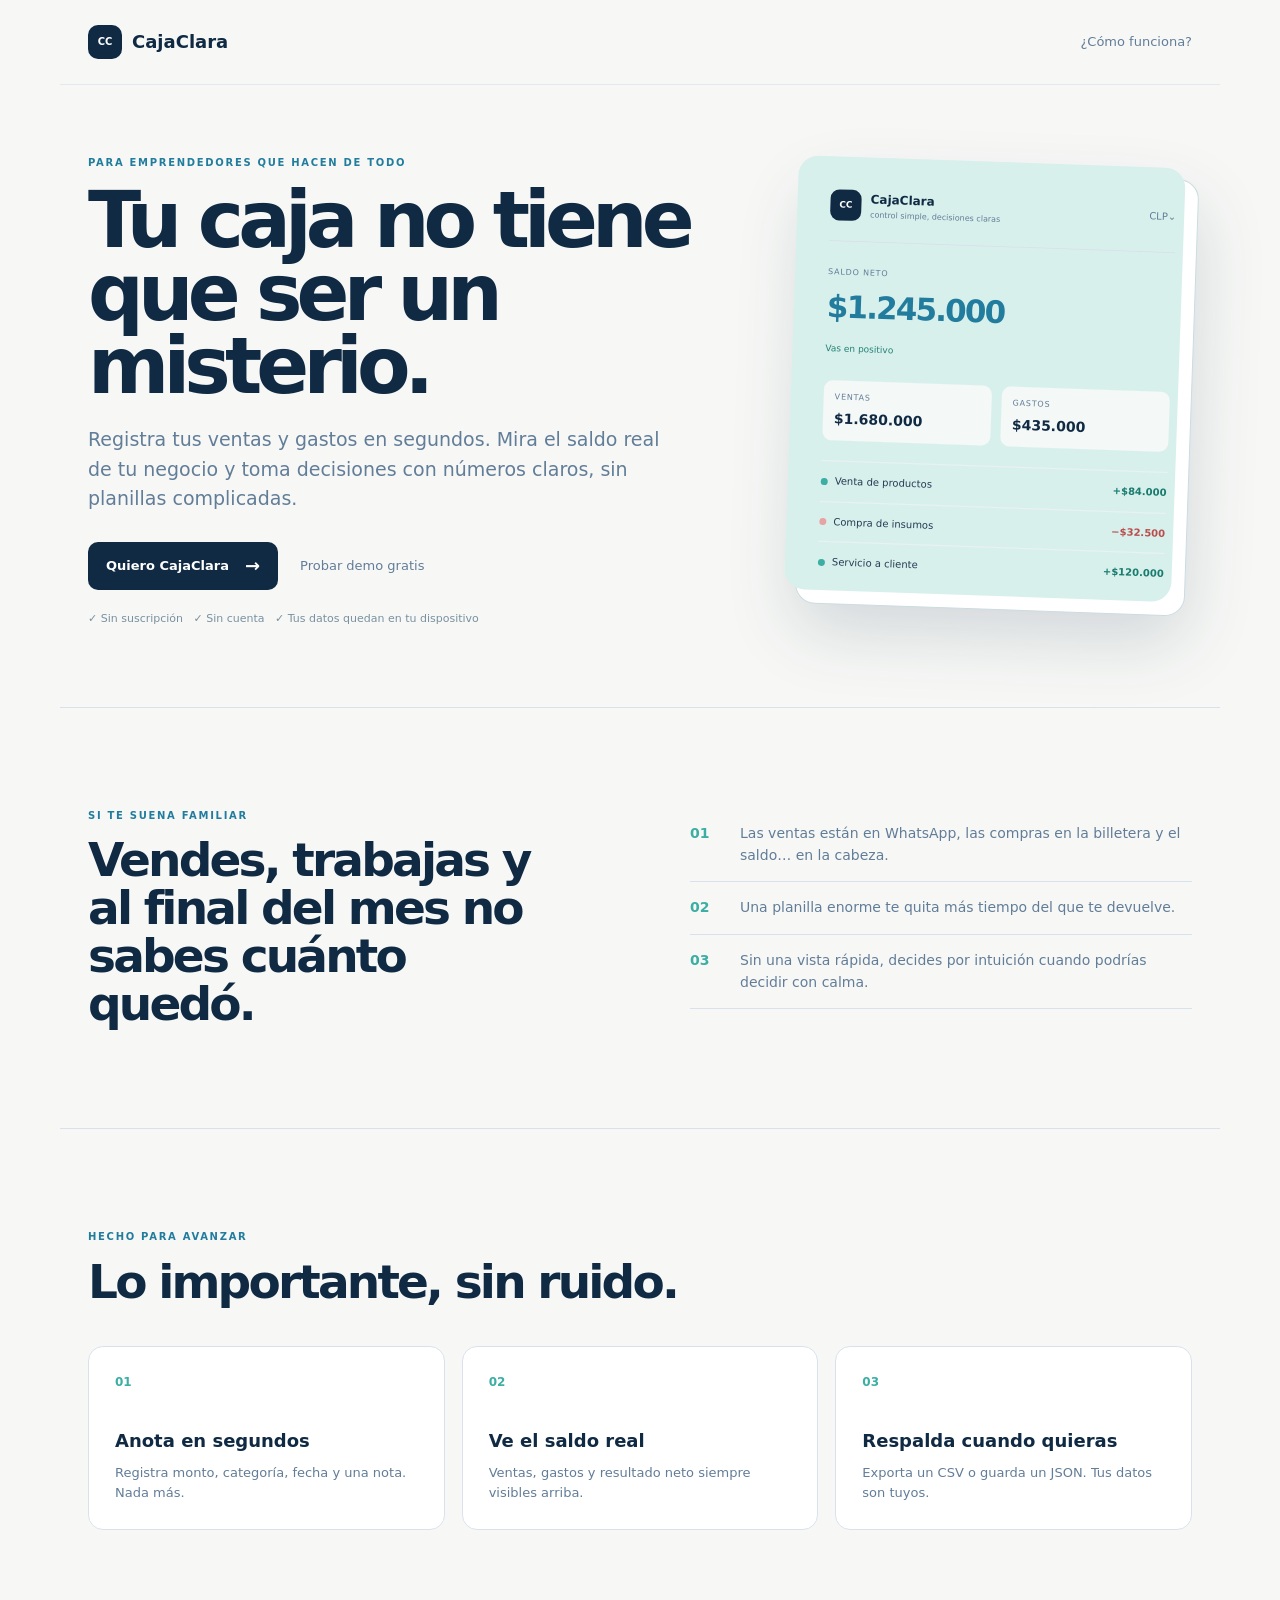
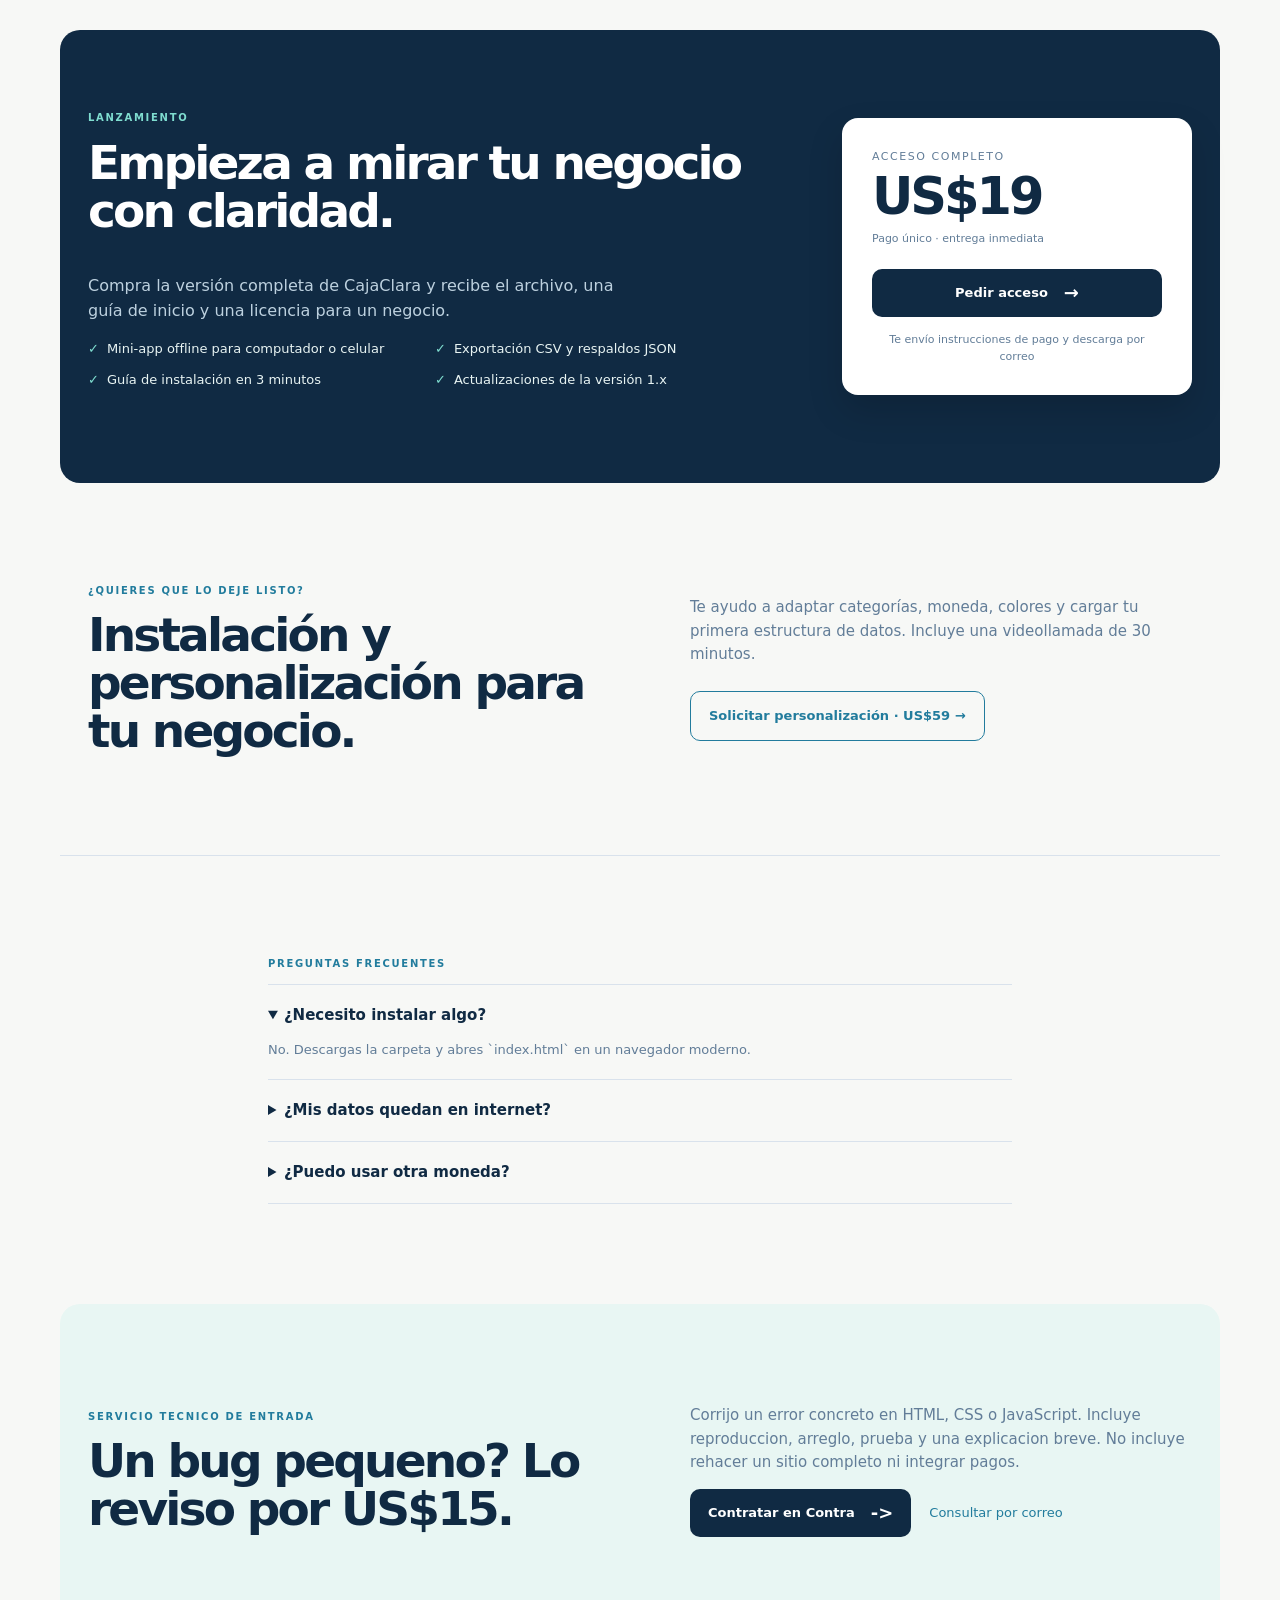
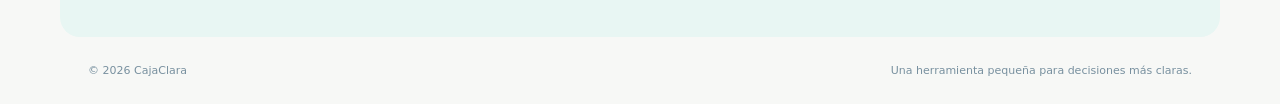
<file: index.html>
<!doctype html>
<html lang="es">
  <head>
    <meta charset="utf-8">
    <meta http-equiv="refresh" content="0; url=landing/index.html">
    <meta name="viewport" content="width=device-width, initial-scale=1">
    <title>CajaClara</title>
    <link rel="canonical" href="landing/index.html">
  </head>
  <body>
    <p>Abriendo CajaClara… <a href="landing/index.html">Continuar</a></p>
  </body>
</html>
</file>
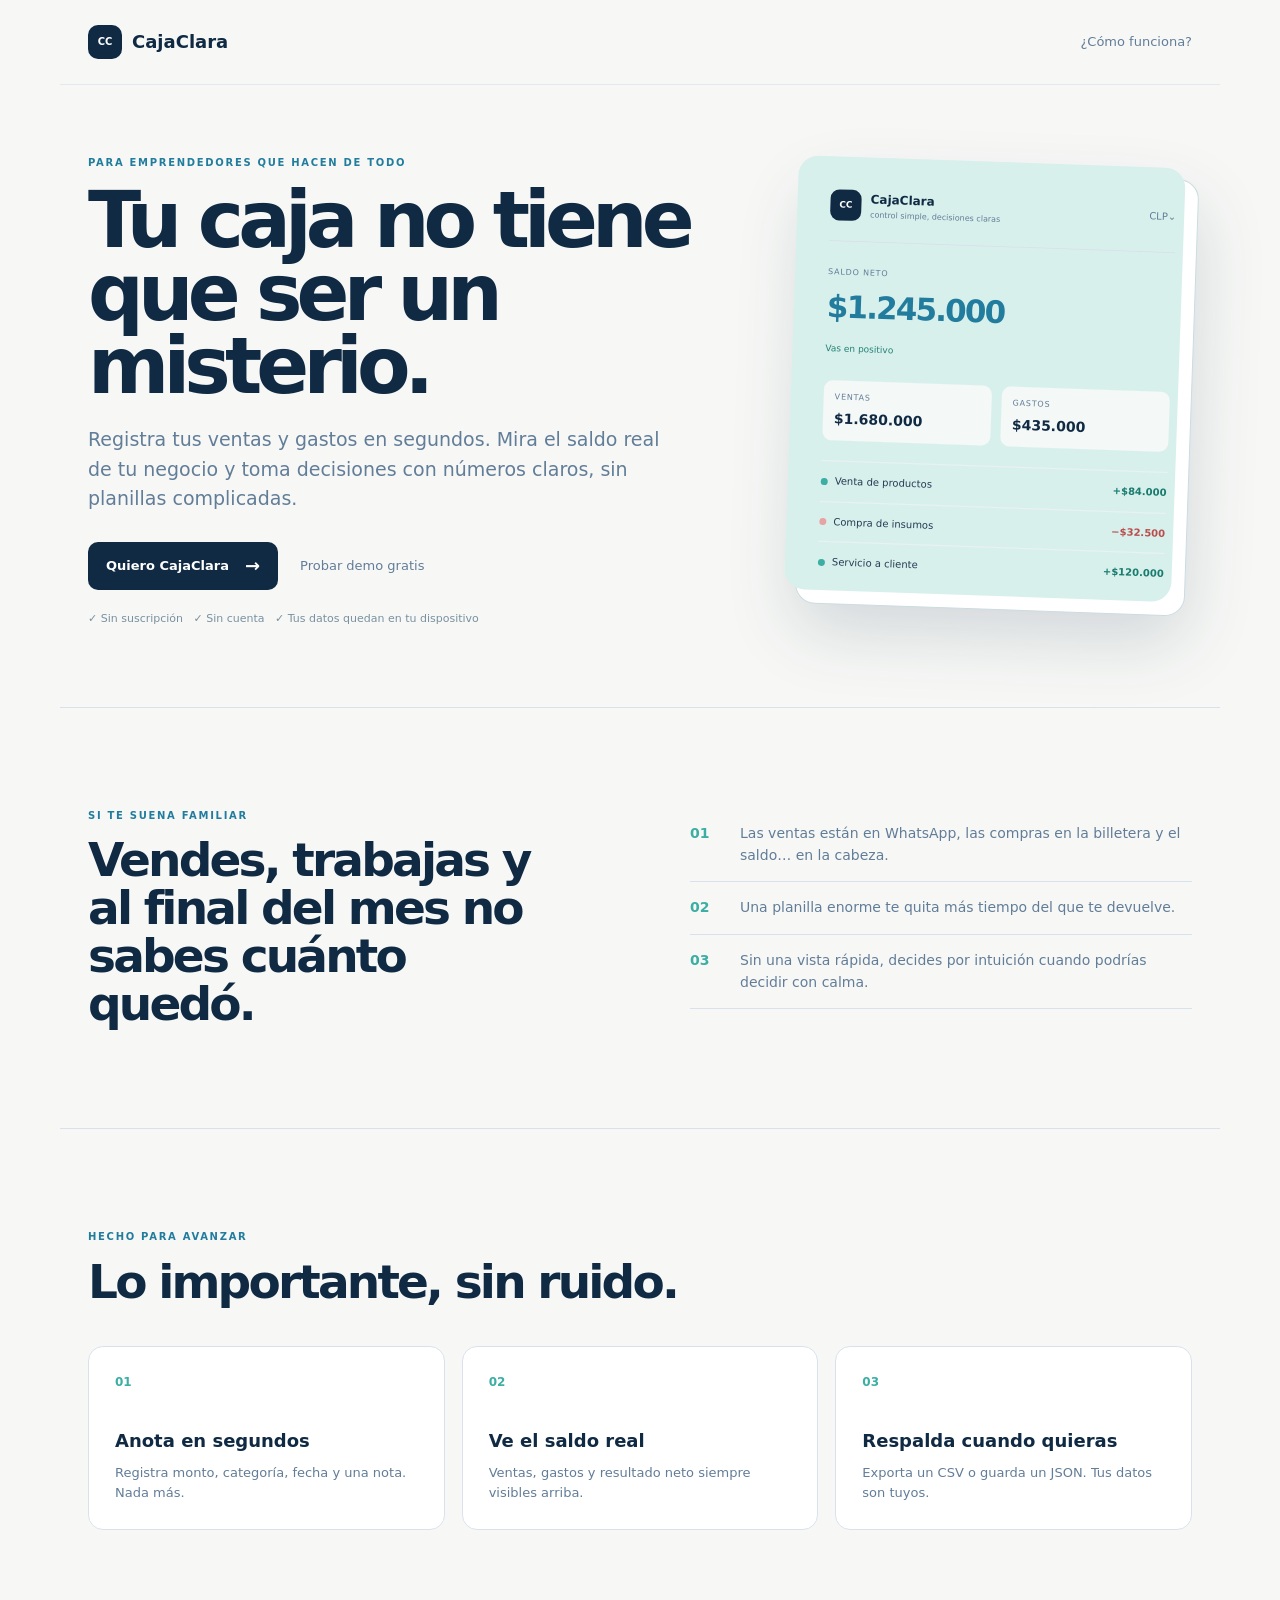
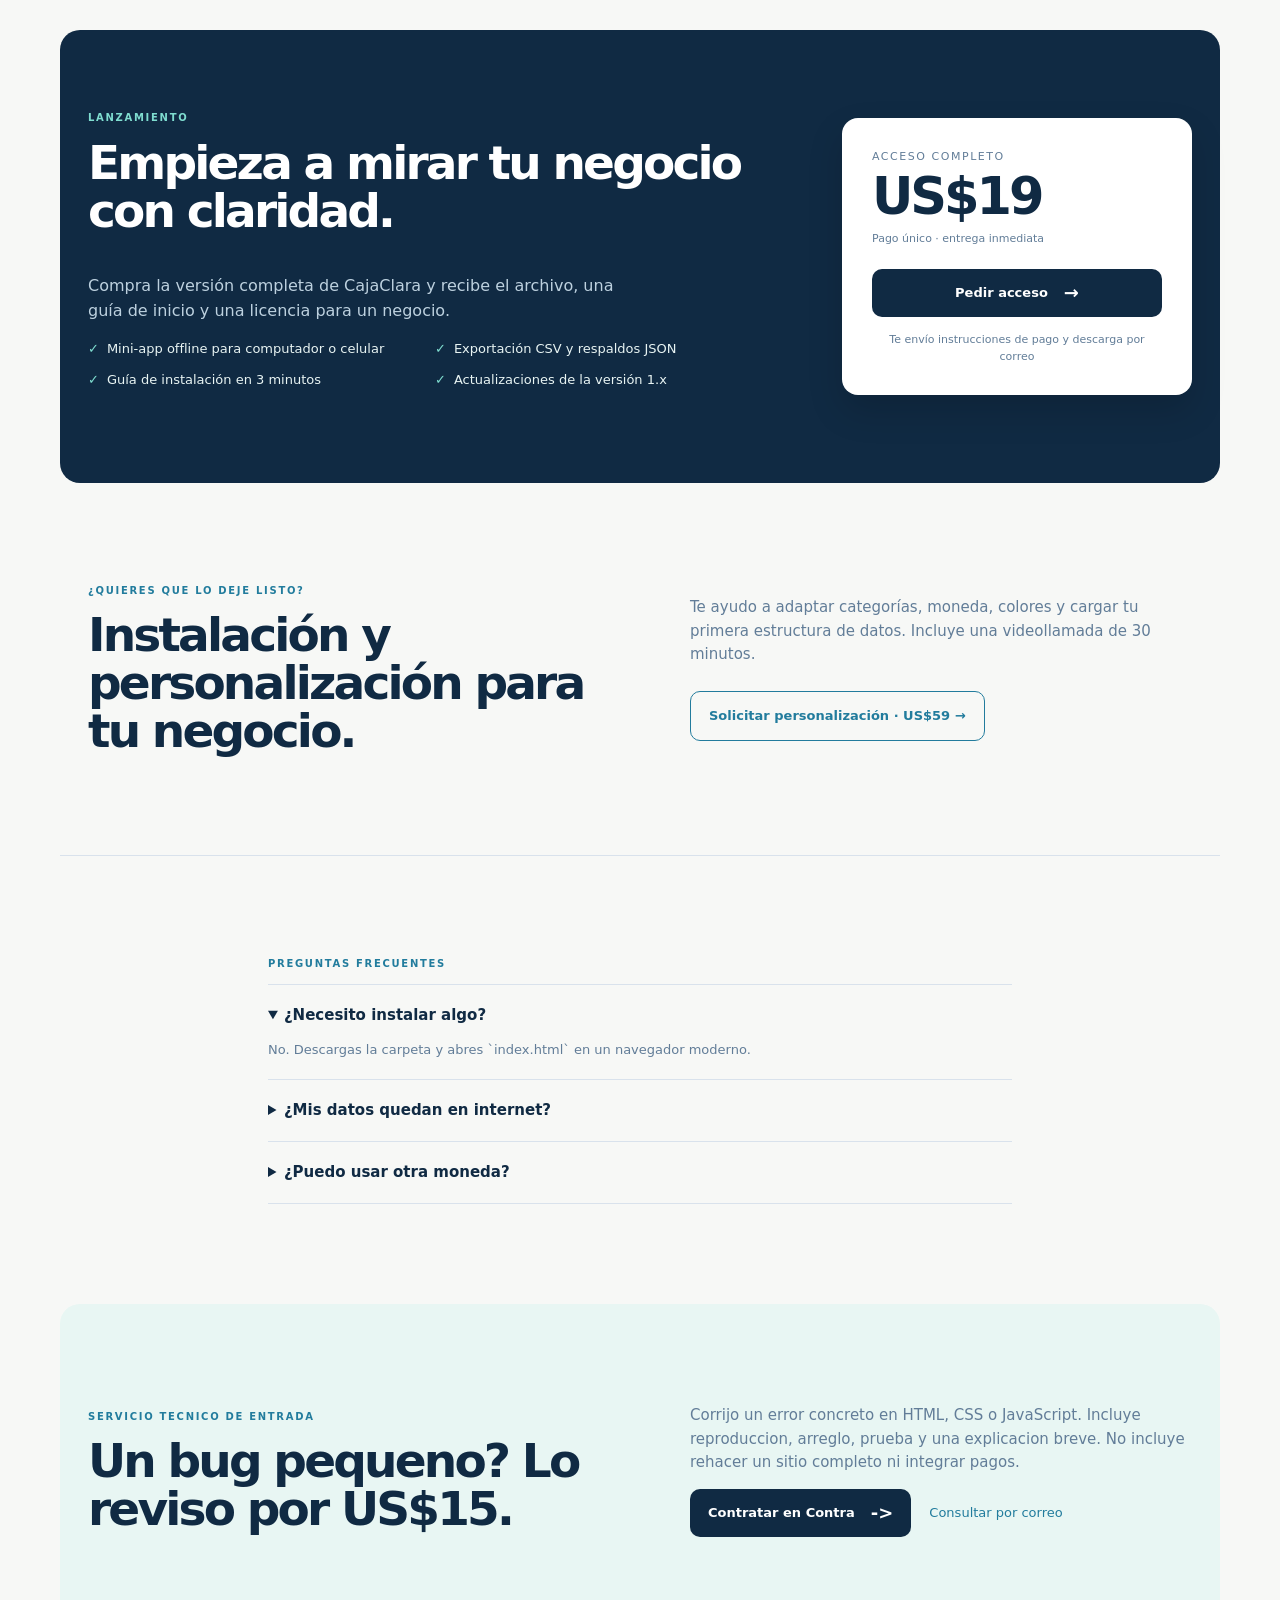
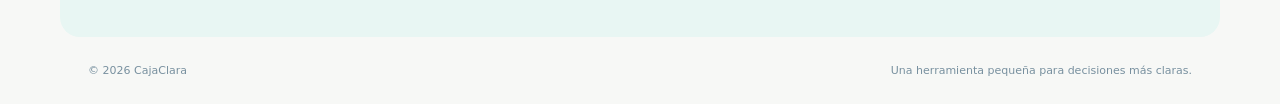
<file: landing/index.html>
<!doctype html><html lang="es"><head>  <meta charset="utf-8"><meta name="viewport" content="width=device-width, initial-scale=1">  <meta name="description" content="CajaClara: la forma simple de saber cuánto vendes, cuánto gastas y qué te queda.">  <title>CajaClara · Mira tu caja con claridad</title>  <link rel="stylesheet" href="styles.css">  <style>
    .service-bugfix { border-bottom: 0; background: #e8f6f3; border-radius: 20px; }
    .service-bugfix h2 { max-width: 520px; }
    .service-actions { display: flex; align-items: center; flex-wrap: wrap; gap: 18px; }
    .service-actions .text-link { color: var(--blue); }
  </style>
</head><body>  <header class="site-header"><a class="logo" href="#inicio"><span>CC</span><strong>CajaClara</strong></a><a class="header-link" href="#como-funciona">¿Cómo funciona?</a></header>  <main id="inicio">    <section class="hero"><div class="hero-copy"><p class="kicker">Para emprendedores que hacen de todo</p><h1>Tu caja no tiene que ser un misterio.</h1><p class="hero-text">Registra tus ventas y gastos en segundos. Mira el saldo real de tu negocio y toma decisiones con números claros, sin planillas complicadas.</p><div class="hero-actions"><a class="cta" href="#comprar">Quiero CajaClara <span>→</span></a><a class="text-link" href="../producto/index.html">Probar demo gratis</a></div><p class="trust">✓ Sin suscripción &nbsp; ✓ Sin cuenta &nbsp; ✓ Tus datos quedan en tu dispositivo</p></div><div class="mockup"><div class="mockup-top"><div class="mini-logo">CC</div><div><b>CajaClara</b><small>control simple, decisiones claras</small></div><span>CLP⌄</span></div><div class="mockup-title"><small>SALDO NETO</small><b>$1.245.000</b><em>Vas en positivo</em></div><div class="mini-metrics"><div><small>VENTAS</small><b>$1.680.000</b></div><div><small>GASTOS</small><b>$435.000</b></div></div><div class="mini-row"><span><i class="dot green"></i> Venta de productos</span><b class="green-text">+$84.000</b></div><div class="mini-row"><span><i class="dot red"></i> Compra de insumos</span><b class="red-text">−$32.500</b></div><div class="mini-row"><span><i class="dot green"></i> Servicio a cliente</span><b class="green-text">+$120.000</b></div></div></section>    <section class="problem section"><div><p class="kicker">Si te suena familiar</p><h2>Vendes, trabajas y al final del mes no sabes cuánto quedó.</h2></div><div class="problem-list"><p><span>01</span> Las ventas están en WhatsApp, las compras en la billetera y el saldo… en la cabeza.</p><p><span>02</span> Una planilla enorme te quita más tiempo del que te devuelve.</p><p><span>03</span> Sin una vista rápida, decides por intuición cuando podrías decidir con calma.</p></div></section>    <section id="como-funciona" class="features section"><p class="kicker">Hecho para avanzar</p><h2>Lo importante, sin ruido.</h2><div class="feature-grid"><article><span class="feature-number">01</span><h3>Anota en segundos</h3><p>Registra monto, categoría, fecha y una nota. Nada más.</p></article><article><span class="feature-number">02</span><h3>Ve el saldo real</h3><p>Ventas, gastos y resultado neto siempre visibles arriba.</p></article><article><span class="feature-number">03</span><h3>Respalda cuando quieras</h3><p>Exporta un CSV o guarda un JSON. Tus datos son tuyos.</p></article></div></section>    <section id="comprar" class="offer section"><div class="offer-copy"><p class="kicker">Lanzamiento</p><h2>Empieza a mirar tu negocio con claridad.</h2><p>Compra la versión completa de CajaClara y recibe el archivo, una guía de inicio y una licencia para un negocio.</p><ul><li>Mini-app offline para computador o celular</li><li>Exportación CSV y respaldos JSON</li><li>Guía de instalación en 3 minutos</li><li>Actualizaciones de la versión 1.x</li></ul></div><div class="price-card"><p>Acceso completo</p><strong>US$19</strong><small>Pago único · entrega inmediata</small><a class="cta" href="mailto:informaticaingeniero96@gmail.com?subject=Quiero%20CajaClara%20por%20US%2419">Pedir acceso <span>→</span></a><small class="secure">Te envío instrucciones de pago y descarga por correo</small></div></section>    <section class="service section"><div><p class="kicker">¿Quieres que lo deje listo?</p><h2>Instalación y personalización para tu negocio.</h2></div><div><p>Te ayudo a adaptar categorías, moneda, colores y cargar tu primera estructura de datos. Incluye una videollamada de 30 minutos.</p><a class="outline-cta" href="mailto:informaticaingeniero96@gmail.com?subject=Quiero%20personalizar%20CajaClara">Solicitar personalización · US$59 →</a></div></section>    <section class="faq section"><p class="kicker">Preguntas frecuentes</p><details open><summary>¿Necesito instalar algo?</summary><p>No. Descargas la carpeta y abres `index.html` en un navegador moderno.</p></details><details><summary>¿Mis datos quedan en internet?</summary><p>No. CajaClara funciona en tu navegador y guarda los movimientos localmente. Puedes exportar un respaldo cuando quieras.</p></details><details><summary>¿Puedo usar otra moneda?</summary><p>Sí. La versión inicial incluye CLP, USD, EUR, MXN, ARS y COP.</p></details></section>    <section class="service service-bugfix section"><div><p class="kicker">Servicio tecnico de entrada</p><h2>Un bug pequeno? Lo reviso por US$15.</h2></div><div><p>Corrijo un error concreto en HTML, CSS o JavaScript. Incluye reproduccion, arreglo, prueba y una explicacion breve. No incluye rehacer un sitio completo ni integrar pagos.</p><div class="service-actions"><a class="cta" href="https://contra.com/s/oAg7AAsZ-arreglo-de-bugs-en-html-css-y-java-script">Contratar en Contra <span>-&gt;</span></a><a class="text-link" href="mailto:informaticaingeniero96@gmail.com?subject=Bug%20web%20pequeno%20-%20US%2415">Consultar por correo</a></div></div></section>
  </main>  <footer class="site-footer"><span>© 2026 CajaClara</span><span>Una herramienta pequeña para decisiones más claras.</span></footer></body></html>
</file>
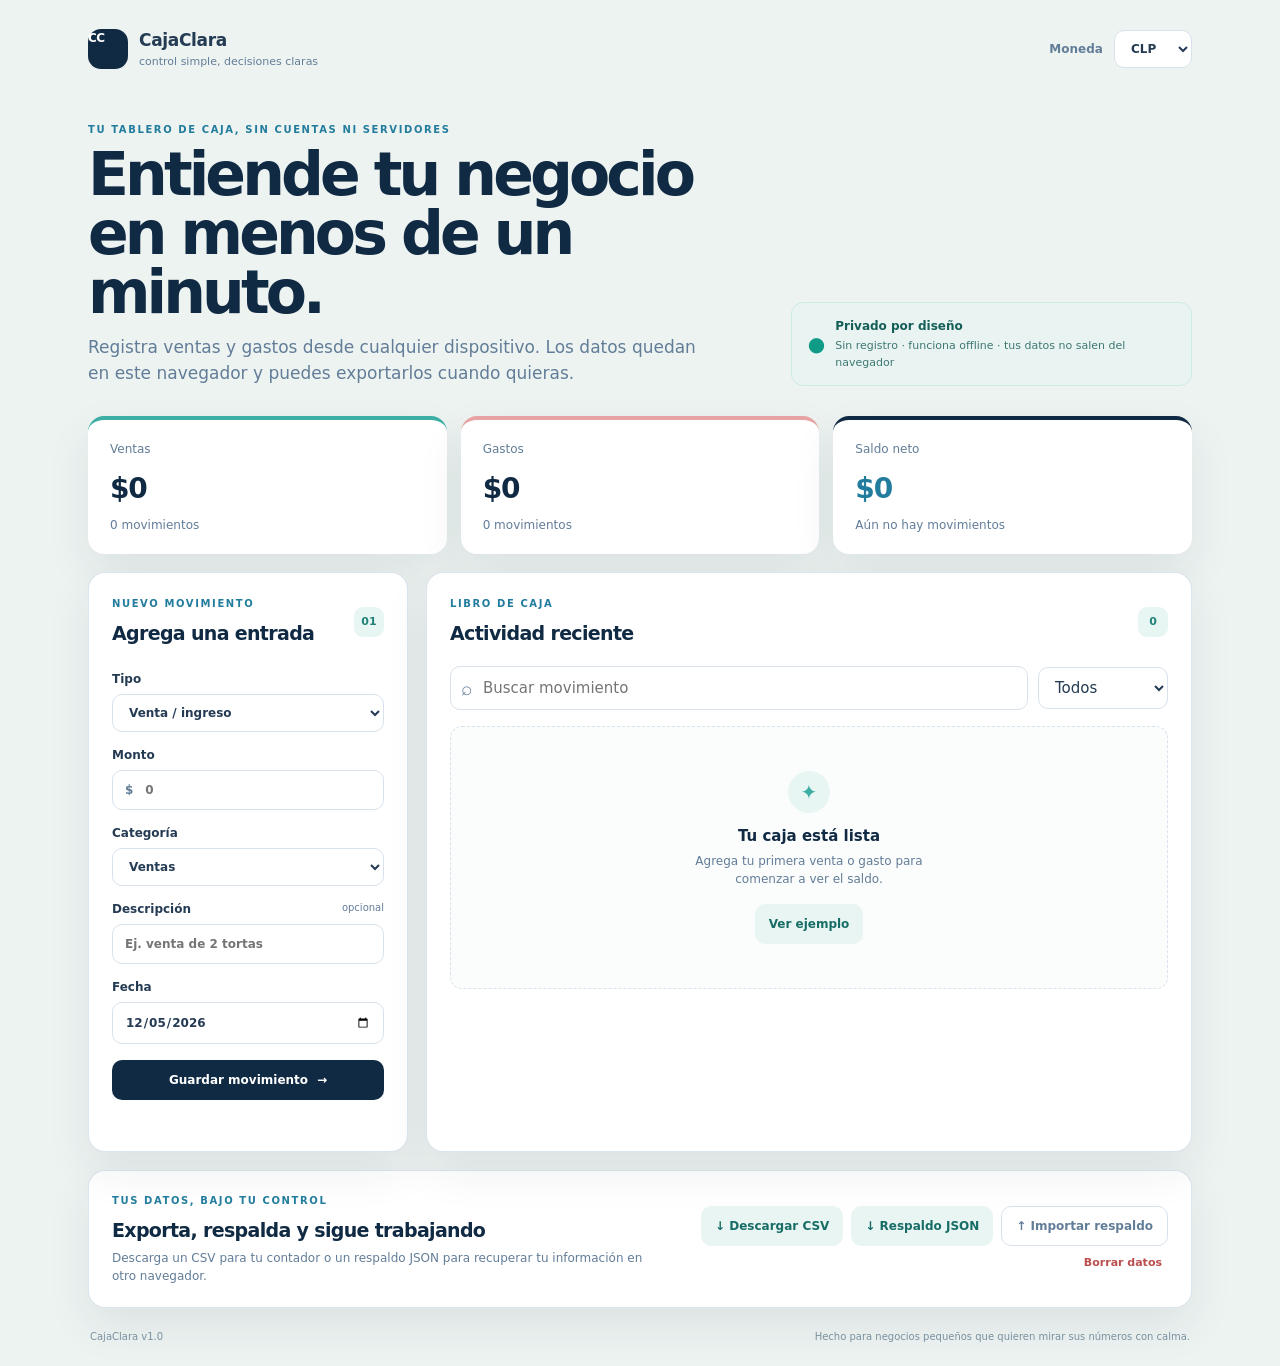
<file: producto/index.html>
<!doctype html>
<html lang="es">
<head>
  <meta charset="utf-8">
  <meta name="viewport" content="width=device-width, initial-scale=1">
  <meta name="theme-color" content="#102a43">
  <meta name="description" content="CajaClara: control de caja offline para pequeños negocios.">
  <link rel="manifest" href="manifest.webmanifest">
  <title>CajaClara · Control de caja</title>
  <link rel="stylesheet" href="styles.css">
</head>
<body>
  <main class="shell">
    <header class="topbar">
      <div class="brand">
        <span class="brand-mark">CC</span>
        <div>
          <strong>CajaClara</strong>
          <span>control simple, decisiones claras</span>
        </div>
      </div>
      <label class="currency-control" for="currencySelect">
        Moneda
        <select id="currencySelect" aria-label="Moneda de la aplicación">
          <option value="CLP">CLP</option>
          <option value="USD">USD</option>
          <option value="EUR">EUR</option>
          <option value="MXN">MXN</option>
          <option value="ARS">ARS</option>
          <option value="COP">COP</option>
        </select>
      </label>
    </header>

    <section class="intro">
      <div>
        <p class="eyebrow">Tu tablero de caja, sin cuentas ni servidores</p>
        <h1>Entiende tu negocio en menos de un minuto.</h1>
        <p class="lede">Registra ventas y gastos desde cualquier dispositivo. Los datos quedan en este navegador y puedes exportarlos cuando quieras.</p>
      </div>
      <div class="privacy-note"><span>●</span><div><strong>Privado por diseño</strong><small>Sin registro · funciona offline · tus datos no salen del navegador</small></div></div>
    </section>

    <section class="metrics" aria-label="Resumen financiero">
      <article class="metric metric-positive"><span>Ventas</span><strong id="salesTotal">$0</strong><small id="salesCount">0 movimientos</small></article>
      <article class="metric metric-negative"><span>Gastos</span><strong id="expensesTotal">$0</strong><small id="expensesCount">0 movimientos</small></article>
      <article class="metric metric-main"><span>Saldo neto</span><strong id="balanceTotal">$0</strong><small id="balanceHint">Aún no hay movimientos</small></article>
    </section>

    <section class="workspace-grid">
      <form id="movementForm" class="card movement-form">
        <div class="card-heading"><div><p class="eyebrow">Nuevo movimiento</p><h2>Agrega una entrada</h2></div><span class="step-badge">01</span></div>
        <label>Tipo
          <select id="typeInput" required>
            <option value="sale">Venta / ingreso</option>
            <option value="expense">Gasto / egreso</option>
          </select>
        </label>
        <label>Monto
          <div class="amount-input"><span id="currencyPrefix">$</span><input id="amountInput" type="number" inputmode="decimal" min="1" step="any" placeholder="0" required></div>
        </label>
        <label>Categoría
          <select id="categoryInput" required>
            <option value="Ventas">Ventas</option>
            <option value="Servicios">Servicios</option>
            <option value="Productos">Productos</option>
            <option value="Operación">Operación</option>
            <option value="Insumos">Insumos</option>
            <option value="Marketing">Marketing</option>
            <option value="Transporte">Transporte</option>
            <option value="Personal">Personal</option>
            <option value="Otro">Otro</option>
          </select>
        </label>
        <label>Descripción <span class="optional">opcional</span>
          <input id="descriptionInput" type="text" maxlength="80" placeholder="Ej. venta de 2 tortas">
        </label>
        <label>Fecha
          <input id="dateInput" type="date" required>
        </label>
        <button class="button button-primary" type="submit">Guardar movimiento <span>→</span></button>
        <p id="formMessage" class="form-message" role="status" aria-live="polite"></p>
      </form>

      <section class="card ledger-card">
        <div class="card-heading ledger-heading"><div><p class="eyebrow">Libro de caja</p><h2>Actividad reciente</h2></div><span id="movementCount" class="count-pill">0</span></div>
        <div class="toolbar">
          <label class="search-wrap"><span aria-hidden="true">⌕</span><input id="searchInput" type="search" placeholder="Buscar movimiento" aria-label="Buscar movimiento"></label>
          <select id="filterInput" aria-label="Filtrar por tipo"><option value="all">Todos</option><option value="sale">Ventas</option><option value="expense">Gastos</option></select>
        </div>
        <div id="emptyState" class="empty-state"><div class="empty-icon">✦</div><h3>Tu caja está lista</h3><p>Agrega tu primera venta o gasto para comenzar a ver el saldo.</p><button id="demoButton" class="button button-soft" type="button">Ver ejemplo</button></div>
        <div class="table-wrap" hidden>
          <table>
            <thead><tr><th>Movimiento</th><th>Categoría</th><th>Fecha</th><th class="align-right">Monto</th><th><span class="sr-only">Acciones</span></th></tr></thead>
            <tbody id="movementRows"></tbody>
          </table>
        </div>
      </section>
    </section>

    <section class="card tools-card">
      <div><p class="eyebrow">Tus datos, bajo tu control</p><h2>Exporta, respalda y sigue trabajando</h2><p>Descarga un CSV para tu contador o un respaldo JSON para recuperar tu información en otro navegador.</p></div>
      <div class="tool-actions"><button id="exportCsv" class="button button-soft" type="button">↓ Descargar CSV</button><button id="exportJson" class="button button-soft" type="button">↓ Respaldo JSON</button><label class="button button-ghost file-button">↑ Importar respaldo<input id="importJson" type="file" accept="application/json"></label><button id="clearAll" class="text-button" type="button">Borrar datos</button></div>
    </section>

    <footer><span>CajaClara v1.0</span><span>Hecho para negocios pequeños que quieren mirar sus números con calma.</span></footer>
  </main>
  <script src="app.js"></script>
  <script>if ("serviceWorker" in navigator && location.protocol !== "file:") navigator.serviceWorker.register("sw.js").catch(() => {});</script>
</body>
</html>
</file>
<file: landing/styles.css>
:root { --navy:#102a43; --blue:#227c9d; --teal:#3caea3; --mint:#e8f6f3; --cream:#f7f8f6; --ink:#243b53; --muted:#627d98; --line:#d9e2ec; --red:#ba4d4d; }
* { box-sizing:border-box; } html { scroll-behavior:smooth; } body { margin:0; color:var(--ink); background:var(--cream); font:16px/1.55 Inter,ui-sans-serif,system-ui,-apple-system,BlinkMacSystemFont,"Segoe UI",sans-serif; } a { color:inherit; } .site-header,.site-footer { max-width:1160px; margin:auto; padding:25px 28px; display:flex; justify-content:space-between; align-items:center; } .site-header { border-bottom:1px solid rgba(217,226,236,.7); } .logo { display:flex; align-items:center; gap:10px; text-decoration:none; color:var(--navy); font-size:18px; } .logo span { display:grid; place-items:center; width:34px; height:34px; border-radius:10px; background:var(--navy); color:#fff; font-size:10px; font-weight:800; } .header-link,.text-link { color:var(--muted); font-size:13px; text-decoration:none; } .header-link:hover,.text-link:hover { color:var(--blue); } section { max-width:1160px; margin:auto; padding-left:28px; padding-right:28px; } .hero { display:grid; grid-template-columns:1fr 390px; gap:60px; align-items:center; min-height:620px; padding-top:70px; padding-bottom:80px; } .kicker { margin:0 0 13px; color:var(--blue); text-transform:uppercase; font-size:10px; font-weight:800; letter-spacing:.17em; } h1,h2,h3,p { margin-top:0; } h1 { max-width:650px; margin-bottom:22px; color:var(--navy); font-size:clamp(49px,7vw,78px); line-height:.94; letter-spacing:-.075em; } h2 { color:var(--navy); font-size:clamp(30px,4vw,47px); line-height:1.02; letter-spacing:-.06em; } .hero-text { max-width:580px; margin-bottom:28px; color:var(--muted); font-size:19px; } .hero-actions { display:flex; align-items:center; gap:22px; } .cta,.outline-cta { display:inline-flex; align-items:center; justify-content:center; gap:16px; padding:14px 18px; border-radius:10px; background:var(--navy); color:#fff; font-size:13px; font-weight:800; text-decoration:none; transition:.18s ease; } .cta:hover { transform:translateY(-2px); background:#1d466b; } .cta span { font-size:18px; line-height:0; } .trust { margin:20px 0 0; color:#78909f; font-size:11px; } .mockup { position:relative; padding:21px; border:1px solid #cbdce1; border-radius:20px; background:#fff; box-shadow:0 25px 70px rgba(16,42,67,.16); transform:rotate(2deg); } .mockup:before { content:""; position:absolute; inset:-12px 13px 13px -12px; z-index:-1; border-radius:20px; background:#d8f0ec; } .mockup-top { display:flex; align-items:center; gap:9px; padding-bottom:20px; border-bottom:1px solid var(--line); } .mini-logo { display:grid; place-items:center; width:31px; height:31px; border-radius:9px; background:var(--navy); color:#fff; font-size:9px; font-weight:800; } .mockup-top b,.mockup-top small { display:block; } .mockup-top b { color:var(--navy); font-size:12px; } .mockup-top small { color:var(--muted); font-size:8px; } .mockup-top>span { margin-left:auto; color:var(--muted); font-size:10px; } .mockup-title { padding:25px 0 21px; } .mockup-title small,.mini-metrics small { display:block; color:var(--muted); font-size:8px; letter-spacing:.1em; } .mockup-title b { display:block; margin:4px 0; color:var(--blue); font-size:31px; letter-spacing:-.06em; } .mockup-title em { color:#238275; font-size:9px; font-style:normal; } .mini-metrics { display:grid; grid-template-columns:1fr 1fr; gap:10px; margin-bottom:20px; } .mini-metrics div { padding:11px; border-radius:9px; background:#f4f8f7; } .mini-metrics b { display:block; margin-top:4px; color:var(--navy); font-size:14px; } .mini-row { display:flex; justify-content:space-between; align-items:center; padding:12px 0; border-top:1px solid #edf1f4; color:var(--ink); font-size:10px; } .mini-row span { display:flex; align-items:center; gap:7px; } .dot { width:7px; height:7px; border-radius:50%; } .green { background:var(--teal); } .red { background:#e7a3a3; } .green-text { color:#177b6e; } .red-text { color:var(--red); } .section { padding-top:100px; padding-bottom:100px; } .problem { display:grid; grid-template-columns:1fr 1fr; gap:100px; border-top:1px solid var(--line); } .problem h2 { max-width:450px; margin-bottom:0; } .problem-list p { display:grid; grid-template-columns:38px 1fr; gap:12px; padding:15px 0; margin:0; border-bottom:1px solid var(--line); color:var(--muted); font-size:14px; } .problem-list span { color:var(--teal); font-weight:800; } .features { border-top:1px solid var(--line); } .features>h2 { margin-bottom:40px; } .feature-grid { display:grid; grid-template-columns:repeat(3,1fr); gap:17px; } .feature-grid article { padding:26px; border:1px solid var(--line); border-radius:15px; background:#fff; } .feature-number { display:block; margin-bottom:36px; color:var(--teal); font-size:12px; font-weight:800; } .feature-grid h3 { margin-bottom:8px; color:var(--navy); font-size:18px; } .feature-grid p { margin-bottom:0; color:var(--muted); font-size:13px; } .offer { display:grid; grid-template-columns:1fr 350px; gap:70px; align-items:center; padding-top:80px; padding-bottom:80px; border-radius:20px; background:var(--navy); } .offer h2,.offer .kicker { color:#fff; } .offer .kicker { color:#7fddd0; } .offer-copy>p:not(.kicker) { max-width:550px; color:#bdd1df; } .offer ul { display:grid; grid-template-columns:1fr 1fr; gap:10px; padding:0; list-style:none; color:#e8f4f3; font-size:13px; } .offer li:before { content:"✓"; margin-right:8px; color:#7fddd0; font-weight:800; } .price-card { padding:30px; border-radius:16px; background:#fff; box-shadow:0 16px 35px rgba(0,0,0,.15); } .price-card p { margin-bottom:6px; color:var(--muted); font-size:11px; text-transform:uppercase; letter-spacing:.14em; } .price-card strong { display:block; color:var(--navy); font-size:51px; line-height:1; letter-spacing:-.06em; } .price-card>small { display:block; margin:8px 0 22px; color:var(--muted); font-size:11px; } .price-card .cta { width:100%; } .price-card .secure { margin:14px 0 0; text-align:center; } .service { display:grid; grid-template-columns:1fr 1fr; gap:100px; align-items:center; border-bottom:1px solid var(--line); } .service h2 { margin-bottom:0; } .service>div>p:not(.kicker) { color:var(--muted); font-size:15px; } .outline-cta { margin-top:10px; border:1px solid var(--blue); background:transparent; color:var(--blue); } .outline-cta:hover { background:var(--blue); color:#fff; } .faq { max-width:800px; } .faq details { border-top:1px solid var(--line); padding:19px 0; } .faq details:last-child { border-bottom:1px solid var(--line); } .faq summary { cursor:pointer; color:var(--navy); font-size:15px; font-weight:800; } .faq details p { max-width:620px; margin:12px 0 0; color:var(--muted); font-size:13px; } .site-footer { color:#78909f; font-size:11px; }
@media (max-width:800px) { .site-header,.site-footer,section { padding-left:18px; padding-right:18px; } .hero,.problem,.service,.offer { grid-template-columns:1fr; gap:40px; } .hero { min-height:auto; padding-top:60px; } .mockup { max-width:390px; margin:10px auto; } .section { padding-top:70px; padding-bottom:70px; } .problem { gap:25px; } .feature-grid { grid-template-columns:1fr; } .offer { border-radius:0; } .offer ul { grid-template-columns:1fr; } .site-footer { align-items:flex-start; flex-direction:column; gap:8px; } }
@media (max-width:480px) { .header-link { display:none; } .hero-actions { align-items:flex-start; flex-direction:column; gap:14px; } h1 { font-size:53px; } }
</file>
<file: producto/styles.css>
:root {
  --navy: #102a43;
  --blue: #227c9d;
  --teal: #3caea3;
  --mint: #e8f6f3;
  --cream: #f7f8f6;
  --ink: #243b53;
  --muted: #627d98;
  --line: #d9e2ec;
  --red: #ba4d4d;
  --shadow: 0 18px 45px rgba(16, 42, 67, .08);
}
* { box-sizing: border-box; }
body { margin: 0; color: var(--ink); background: #edf3f1; font: 15px/1.5 Inter, ui-sans-serif, system-ui, -apple-system, BlinkMacSystemFont, "Segoe UI", sans-serif; }
button, input, select { font: inherit; }
button, .file-button { cursor: pointer; }
.shell { max-width: 1160px; margin: 0 auto; padding: 28px 28px 22px; }
.topbar, .brand, .card-heading, .toolbar, .privacy-note, footer { display: flex; align-items: center; }
.topbar { justify-content: space-between; margin-bottom: 52px; }
.brand { gap: 11px; }
.brand-mark { display: grid; place-items: center; width: 40px; height: 40px; border-radius: 13px; background: var(--navy); color: #fff; font-size: 12px; font-weight: 800; letter-spacing: -.04em; }
.brand strong, .brand span { display: block; }
.brand strong { font-size: 17px; letter-spacing: -.02em; }
.brand div span { color: var(--muted); font-size: 11px; }
.currency-control { color: var(--muted); font-size: 12px; font-weight: 700; }
.currency-control select { margin-left: 7px; width: 78px; }
select, input { width: 100%; border: 1px solid var(--line); border-radius: 10px; padding: 10px 12px; background: #fff; color: var(--ink); outline: none; transition: .18s ease; }
select:focus, input:focus { border-color: var(--teal); box-shadow: 0 0 0 3px rgba(60, 174, 163, .14); }
.intro { display: flex; align-items: flex-end; justify-content: space-between; gap: 36px; margin-bottom: 30px; }
.eyebrow { margin: 0 0 8px; color: var(--blue); text-transform: uppercase; font-size: 10px; font-weight: 800; letter-spacing: .16em; }
h1, h2, h3, p { margin-top: 0; }
h1 { max-width: 690px; margin-bottom: 14px; color: var(--navy); font-size: clamp(34px, 5vw, 60px); line-height: .98; letter-spacing: -.065em; }
.lede { max-width: 620px; margin-bottom: 0; color: var(--muted); font-size: 17px; }
.privacy-note { min-width: 250px; gap: 10px; padding: 14px 16px; border: 1px solid #cdebe5; border-radius: 12px; background: rgba(232, 246, 243, .72); }
.privacy-note > span { color: #0f9b85; font-size: 20px; line-height: 1; }
.privacy-note strong, .privacy-note small { display: block; }
.privacy-note strong { color: #155e58; font-size: 12px; }
.privacy-note small { margin-top: 3px; color: #3d7772; font-size: 11px; }
.metrics { display: grid; grid-template-columns: repeat(3, 1fr); gap: 14px; margin-bottom: 18px; }
.metric { min-height: 134px; padding: 20px 22px; border-radius: 16px; background: #fff; box-shadow: var(--shadow); }
.metric span, .metric small { display: block; color: var(--muted); font-size: 12px; }
.metric strong { display: block; margin: 10px 0 6px; color: var(--navy); font-size: 28px; letter-spacing: -.04em; }
.metric-positive { border-top: 4px solid var(--teal); }
.metric-negative { border-top: 4px solid #e7a3a3; }
.metric-main { border-top: 4px solid var(--navy); }
.metric-main strong { color: var(--blue); }
.workspace-grid { display: grid; grid-template-columns: 320px minmax(0, 1fr); gap: 18px; margin-bottom: 18px; }
.card { border: 1px solid rgba(217, 226, 236, .9); border-radius: 17px; background: #fff; box-shadow: var(--shadow); }
.movement-form { padding: 23px; }
.card-heading { justify-content: space-between; margin-bottom: 22px; }
h2 { margin-bottom: 0; color: var(--navy); font-size: 19px; letter-spacing: -.035em; }
.step-badge, .count-pill { display: grid; place-items: center; width: 30px; height: 30px; border-radius: 9px; background: var(--mint); color: #218177; font-size: 11px; font-weight: 800; }
.movement-form label { display: block; margin-bottom: 14px; color: var(--ink); font-size: 12px; font-weight: 750; }
.movement-form label input, .movement-form label select { display: block; margin-top: 6px; }
.optional { float: right; color: var(--muted); font-size: 10px; font-weight: 500; }
.amount-input { display: flex; align-items: center; margin-top: 6px; border: 1px solid var(--line); border-radius: 10px; background: #fff; transition: .18s ease; }
.amount-input:focus-within { border-color: var(--teal); box-shadow: 0 0 0 3px rgba(60, 174, 163, .14); }
.amount-input span { padding-left: 12px; color: var(--muted); }
.amount-input input { margin: 0 !important; border: 0; box-shadow: none !important; }
.button { display: inline-flex; align-items: center; justify-content: center; gap: 9px; min-height: 40px; padding: 9px 14px; border: 0; border-radius: 10px; font-size: 12px; font-weight: 800; transition: .18s ease; }
.button:hover { transform: translateY(-1px); }
.button-primary { width: 100%; margin-top: 2px; background: var(--navy); color: #fff; }
.button-primary:hover { background: #1d466b; }
.button-soft { background: #e9f5f2; color: #176d66; }
.button-ghost { border: 1px solid var(--line); background: #fff; color: var(--muted); }
.text-button { border: 0; background: transparent; color: var(--red); font-size: 11px; font-weight: 750; }
.form-message { min-height: 18px; margin: 10px 0 0; color: #238275; font-size: 11px; }
.ledger-card { min-width: 0; padding: 23px; }
.ledger-heading { margin-bottom: 18px; }
.toolbar { gap: 10px; margin-bottom: 16px; }
.search-wrap { position: relative; flex: 1; }
.search-wrap span { position: absolute; top: 8px; left: 11px; color: var(--muted); font-size: 19px; }
.search-wrap input { padding-left: 32px; }
.toolbar select { width: 130px; }
.empty-state { display: grid; place-items: center; padding: 44px 20px; text-align: center; border: 1px dashed var(--line); border-radius: 12px; background: #fbfcfc; }
.empty-icon { display: grid; place-items: center; width: 42px; height: 42px; margin-bottom: 12px; border-radius: 50%; background: var(--mint); color: var(--teal); font-size: 20px; }
.empty-state h3 { margin-bottom: 4px; color: var(--navy); font-size: 15px; }
.empty-state p { max-width: 290px; margin-bottom: 16px; color: var(--muted); font-size: 12px; }
.table-wrap { overflow-x: auto; }
table { width: 100%; border-collapse: collapse; font-size: 12px; }
th { padding: 9px 10px; color: var(--muted); text-align: left; text-transform: uppercase; font-size: 9px; letter-spacing: .1em; }
td { padding: 13px 10px; border-top: 1px solid #edf1f4; white-space: nowrap; }
td:first-child { color: var(--navy); font-weight: 750; white-space: normal; }
td small { display: block; color: var(--muted); font-size: 10px; font-weight: 500; }
.align-right { text-align: right; }
.amount-sale { color: #177b6e; font-weight: 800; }
.amount-expense { color: var(--red); font-weight: 800; }
.delete-button { border: 0; background: transparent; color: #a8b8c6; font-size: 16px; }
.delete-button:hover { color: var(--red); }
.tools-card { display: flex; align-items: center; justify-content: space-between; gap: 24px; padding: 22px 23px; }
.tools-card h2 { margin-bottom: 5px; }
.tools-card p:not(.eyebrow) { max-width: 610px; margin-bottom: 0; color: var(--muted); font-size: 12px; }
.tool-actions { display: flex; align-items: center; justify-content: flex-end; flex-wrap: wrap; gap: 8px; }
.file-button input { display: none; }
footer { justify-content: space-between; gap: 16px; padding: 21px 2px 0; color: #78909f; font-size: 10px; }
.sr-only { position: absolute; width: 1px; height: 1px; padding: 0; margin: -1px; overflow: hidden; clip: rect(0,0,0,0); white-space: nowrap; border: 0; }
@media (max-width: 800px) { .shell { padding: 21px 15px; } .topbar { margin-bottom: 36px; } .intro, .tools-card { display: block; } .privacy-note { margin-top: 22px; } .metrics { gap: 8px; } .metric { min-height: 112px; padding: 15px; } .metric strong { font-size: 21px; } .workspace-grid { grid-template-columns: 1fr; } .tools-card .tool-actions { justify-content: flex-start; margin-top: 18px; } footer { align-items: flex-start; flex-direction: column; gap: 6px; } }
@media (max-width: 480px) { h1 { font-size: 39px; } .metrics { grid-template-columns: 1fr; } .metric { min-height: auto; } .metric strong { margin: 6px 0 3px; } .toolbar { align-items: stretch; flex-direction: column; } .toolbar select { width: 100%; } }
</file>
